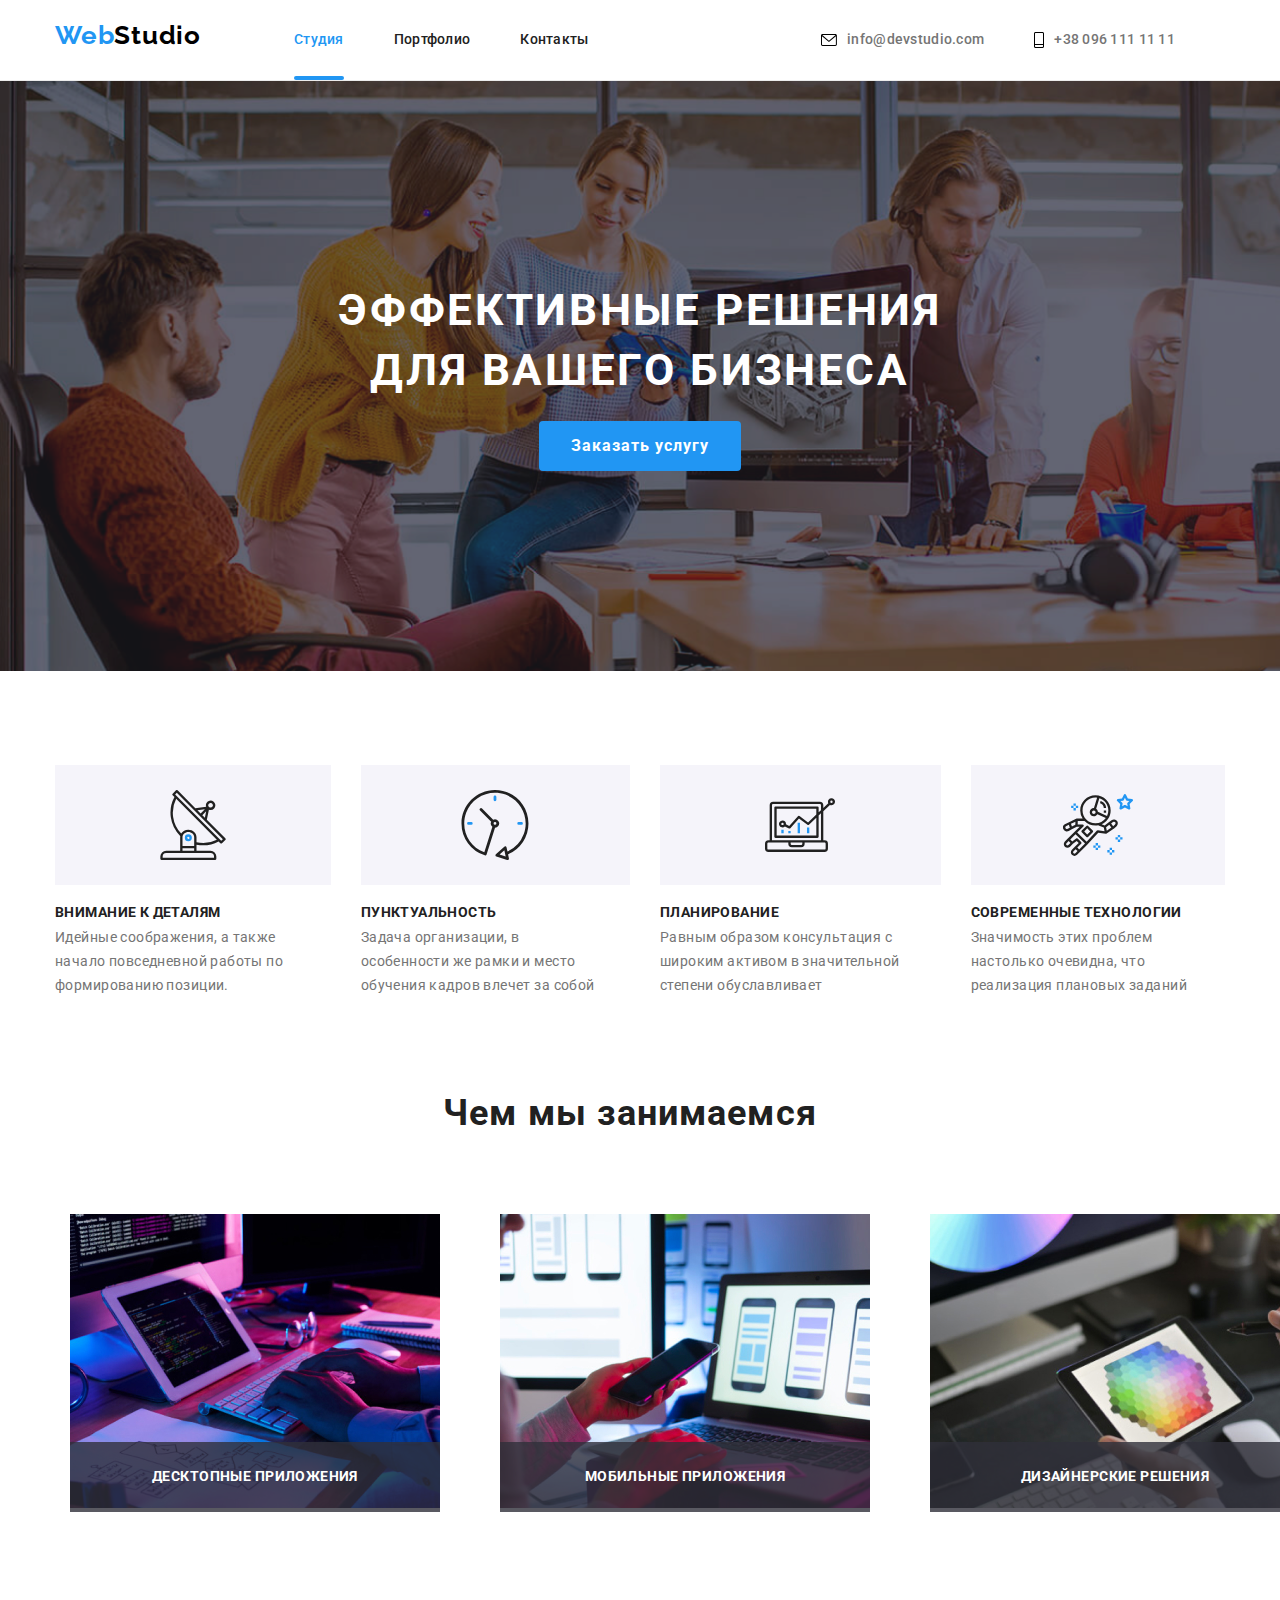
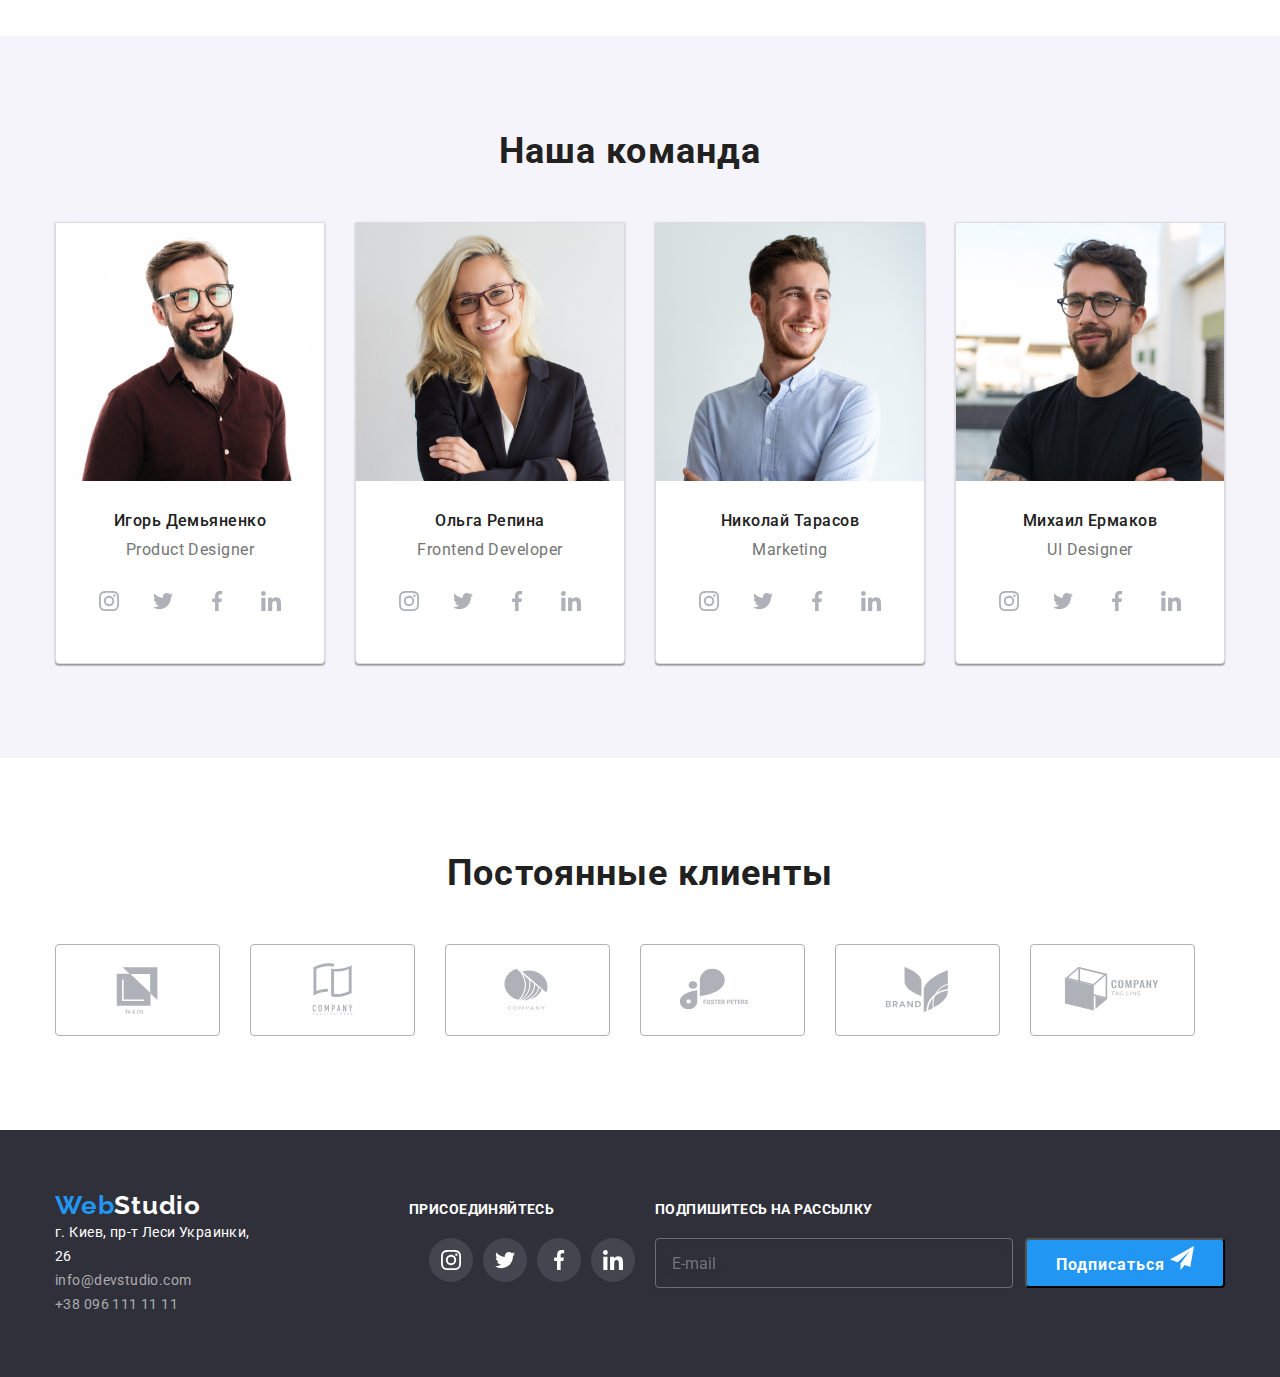
<file: index.html>
<!DOCTYPE html>
<html lang="ru">

<head>
    <meta charset="UTF-8">
    <meta http-equiv="X-UA-Compatible" content="IE=edge">
    <meta name="viewport" content="width=device-width, initial-scale=1.0">
    <title>Document</title>

    
    <link rel="preconnect" href="https://fonts.gstatic.com" crossorigin>
    <link
        href="https://fonts.googleapis.com/css2?family=Raleway:wght@700&family=Roboto:wght@400;500;700;900&display=swap"
        rel="stylesheet">
    <link rel="stylesheet" href="https://cdn.jsdelivr.net/npm/modern-normalize@1.1.0/modern-normalize.min.css" />
    <link rel="stylesheet" href="./css/styles.css">
</head>

<body>

    <!--header -->
    <header class="header-border"> 
    
        <div class="container header-container">
            <a class="title-name link" href="./index.html"> Web<span class="studio-black">Studio</span> </a>
            <nav>
                <ul class="header-options list">
    
                    <li class="header-options-text"><a class="header-options-item link current" href="./index.html"> Студия</a></li>
                    <li class="header-options-text"><a class="header-options-item link " href="./portfolio.html"> Портфолио</a></li>
                    <li class="header-options-text"><a class="header-options-item link " href=""> Контакты</a></li>
                </ul>
            </nav>
    
            <ul class="header-options list header-group">
                <li class="header-options-text" ><a class="header-options-tel link" href="mailto:info@devstudio.com"><svg class="header-icon"  width="16" height="12">
                    <use href="./images/icons2.svg#icon1-envelope"></use>
                </svg>info@devstudio.com</a></li>
                <li class="header-options-text"><a class="header-options-tel link" href="tel:+380961111111">
                    <svg class="header-icon" width="10" height="16">
                        <use href="./images/icons2.svg#icon1-Vector"></use>
                    </svg>+38 096 111 11 11</a></li>
            </ul>    
        </div>
        
    </header>

    <!-- main-->
    <main>
        
        <section class="main-bcg">
            <div class=" container">
                <h1 class="main-text">Эффективные решения для вашего бизнеса</h1>
                <button class="main-btn btn" type="button" data-modal-open>Заказать услугу</button>
        </div></section>
        

        <!-- what we do-->
        <section class="section">
            <div class=" container">
            <ul class="list header-container">
                <li class="wedo-group" >
                    <div class="wedo-pic" ><svg class="wedo-icon" width="70" height="70">
                        <use href="./images/wedo.svg#icon-antenna"></use>
                    </svg></div>
                    <h3 class="wedo-head">Внимание к деталям</h3>
                    <p class="wedo-text">Идейные соображения, а также начало повседневной работы по формированию
                        позиции.</p>
                </li>


                <li class="wedo-group">
                    <div class="wedo-pic"><svg class="wedo-icon" width="70" height="70">
                        <use href="./images/wedo.svg#icon-clock"></use>
                    </svg></div>
                    <h3 class="wedo-head">Пунктуальность</h3>
                    <p class="wedo-text">Задача организации, в особенности же рамки и место обучения кадров влечет за
                        собой</p>
                </li>


                <li class="wedo-group">
                    <div class="wedo-pic"><svg class="wedo-icon" width="70" height="70">
                        <use href="./images/wedo.svg#icon-diagram"></use>
                    </svg></div>
                    <h3 class="wedo-head">Планирование</h3>
                    <p class="wedo-text">Равным образом консультация с широким активом в значительной степени
                        обуславливает</p>
                </li>


                <li>
                    <div class="wedo-pic"><svg class="wedo-icon" width="70" height="70">
                        <use href="./images/wedo.svg#icon-astronaut"></use>
                    </svg></div>
                    <h3 class="wedo-head">Современные технологии</h3>
                    <p class="wedo-text">Значимость этих проблем настолько очевидна, что реализация плановых заданий</p>
                </li>
            </ul>
        </div>


        </section>
        <section class="wedo-pics" >
            <div class=" container">
            <h2 class="wedo">Чем мы занимаемся</h2>
            <ul class="wedo-img wedo-list list">
                <li class="wedowedo"><img class="wedo-picture" src="./images/box1.jpg" alt="компьютер-1" width="370">
                
                    <p class="wedo-overlay">десктопные приложения
                    </p></li>
                
                <li class="wedowedo" ><img class="wedo-picture" src="./images/box2.jpg" alt="компьютер-2" width="370">
                    <p class="wedo-overlay">мобильные приложения
                </p>
                </li>
                <li class="wedowedo"><img class="wedo-picture" src="./images/box3.jpg" alt="компьютер-3" width="370">
                    <p class="wedo-overlay">дизайнерские решения
                </p>
                </li>
            </ul>

            </div>
        </section>

        <!-- staff-->
        <section class=" staff-bcg">
            <div class=" container">
            <h2 class="wedo-team">Наша команда</h2>
            <ul class=" staff-list list">
                
                <li class="staff-group"><img class="staff-img" src="./images/4.jpg" alt="Игорь" width="270">
                    <div class="staff-text">
                    <h3 class="staff-name">Игорь Демьяненко</h3>
                    <p class="staff-position" lang="en">Product Designer</p>
                        
                    
                        <ul class="social-media list">
                            <li class="social-media-item">
                                <a class="social-media-link link" href="" target="_blank" rel="noopener noreferer" aria-label="instagram"><svg
                                        class="social-media-icon" width="20" height="20">
                                        <use href="./images/icons.svg#icon-instagram"></use>
                                    </svg></a>
                            </li>
                        
                            <li class="social-media-item"><a class="social-media-link link" href="" target="_blank" rel="noopener noreferer"
                                    aria-label="twitter"><svg class="social-media-icon" width="20" height="20">
                                        <use href="./images/icons.svg#icon-twitter"></use>
                                    </svg></a></li>
                        
                            <li class="social-media-item"><a class="social-media-link link" href="" target="_blank" rel="noopener noreferer"
                                    aria-label="facebook">
                                    <svg class="social-media-icon" width="20" height="20">
                                        <use href="./images/icons.svg#icon-facebook"></use>
                                    </svg></a></li>
                        
                            <li class="social-media-item"><a class="social-media-link link" href="" target="_blank" rel="noopener noreferer"
                                    aria-label="linkedin">
                                    <svg class="social-media-icon" width="20" height="20">
                                        <use href="./images/icons.svg#icon-linkedin"></use>
                                    </svg></a></li>
                        </ul>
                    
                    
                </div></li>

                <li class="staff-group"><img class="staff-img" src="./images/5.jpg" alt="Ольга" width="270">
                    <div class="staff-text">
                    <h3 class="staff-name">Ольга Репина</h3>
                    <p class="staff-position" lang="en">Frontend Developer</p>  
                    <ul class="social-media list">
                        <li class="social-media-item">
                            <a class="social-media-link link" href="" target="_blank" rel="noopener noreferer" aria-label="instagram"><svg
                                    class="social-media-icon" width="20" height="20">
                                    <use href="./images/icons.svg#icon-instagram"></use>
                                </svg></a>
                        </li>
                    
                        <li class="social-media-item"><a class="social-media-link link" href="" target="_blank" rel="noopener noreferer"
                                aria-label="twitter"><svg class="social-media-icon" width="20" height="20">
                                    <use href="./images/icons.svg#icon-twitter"></use>
                                </svg></a></li>
                    
                        <li class="social-media-item"><a class="social-media-link link" href="" target="_blank" rel="noopener noreferer"
                                aria-label="facebook">
                                <svg class="social-media-icon" width="20" height="20">
                                    <use href="./images/icons.svg#icon-facebook"></use>
                                </svg></a></li>
                    
                        <li class="social-media-item"><a class="social-media-link link" href="" target="_blank" rel="noopener noreferer"
                                aria-label="linkedin">
                                <svg class="social-media-icon" width="20" height="20">
                                    <use href="./images/icons.svg#icon-linkedin"></use>
                                </svg></a></li>
                    </ul>
                </div></li>

                <li class="staff-group"><img class="staff-img" src="./images/6.jpg" alt="Николай" width="270">
                    <div class="staff-text">
                    <h3 class="staff-name">Николай Тарасов</h3>
                    <p class="staff-position" lang="en">Marketing</p>
                    <ul class="social-media list">
                        <li class="social-media-item">
                            <a class="social-media-link link" href="" target="_blank" rel="noopener noreferer" aria-label="instagram"><svg
                                    class="social-media-icon" width="20" height="20">
                                    <use href="./images/icons.svg#icon-instagram"></use>
                                </svg></a>
                        </li>
                    
                        <li class="social-media-item"><a class="social-media-link link" href="" target="_blank" rel="noopener noreferer"
                                aria-label="twitter"><svg class="social-media-icon" width="20" height="20">
                                    <use href="./images/icons.svg#icon-twitter"></use>
                                </svg></a></li>
                    
                        <li class="social-media-item"><a class="social-media-link link" href="" target="_blank" rel="noopener noreferer"
                                aria-label="facebook">
                                <svg class="social-media-icon" width="20" height="20">
                                    <use href="./images/icons.svg#icon-facebook"></use>
                                </svg></a></li>
                    
                        <li class="social-media-item"><a class="social-media-link link" href="" target="_blank" rel="noopener noreferer"
                                aria-label="linkedin">
                                <svg class="social-media-icon" width="20" height="20">
                                    <use href="./images/icons.svg#icon-linkedin"></use>
                                </svg></a></li>
                    </ul>
                </div></li>


                <li class="staff-group"><img class="staff-img" src="./images/7.jpg" alt="Михаил" width="270">
                    <div class="staff-text">
                    <h3 class="staff-name">Михаил Ермаков</h3>
                    <p class="staff-position" lang="en">UI Designer</p>
                    <ul class="social-media list">
                        <li class="social-media-item">
                            <a class="social-media-link link" href="" target="_blank" rel="noopener noreferer" aria-label="instagram"><svg
                                    class="social-media-icon" width="20" height="20">
                                    <use href="./images/icons.svg#icon-instagram"></use>
                                </svg></a>
                        </li>
                    
                        <li class="social-media-item"><a class="social-media-link link" href="" target="_blank" rel="noopener noreferer"
                                aria-label="twitter"><svg class="social-media-icon" width="20" height="20">
                                    <use href="./images/icons.svg#icon-twitter"></use>
                                </svg></a></li>
                    
                        <li class="social-media-item"><a class="social-media-link link" href="" target="_blank" rel="noopener noreferer"
                                aria-label="facebook">
                                <svg class="social-media-icon" width="20" height="20">
                                    <use href="./images/icons.svg#icon-facebook"></use>
                                </svg></a></li>
                    
                        <li class="social-media-item"><a class="social-media-link link" href="" target="_blank" rel="noopener noreferer"
                                aria-label="linkedin">
                                <svg class="social-media-icon" width="20" height="20">
                                    <use href="./images/icons.svg#icon-linkedin"></use>
                                </svg></a></li>
                    </ul>
                </div></li>
                
            </ul>
            </div>
        </section>

        <!--clients-->

        <section class=" clients-bcg">
            <div class=" container">
                <h2 class=" clients-name">Постоянные клиенты</h2>
                
                    <ul class="clients-list list">
                        <li class="clients-item" > <a class="clients-link link" href="" target="_blank" rel="noopener noreferer" aria-label="client-1"><svg class=" clients-icon" width="106" height="60">
                        <use href="./images/icons.svg#icon-Logo1"></use></svg> </a></li>
                        <li class="clients-item"> <a class="clients-link link" href="" target="_blank" rel="noopener noreferer" aria-label="client-2"><svg class=" clients-icon" width="106" height="60">
                        <use href="./images/icons.svg#icon-Logo2"></use></svg> </a></li>
                        <li class="clients-item"><a class="clients-link link" href="" target="_blank" rel="noopener noreferer" aria-label="client-3"><svg class=" clients-icon" width="106" height="60">
                        <use href="./images/icons.svg#icon-Logo3"></use></svg> </a></li>
                        <li class="clients-item"><a class="clients-link link" href="" target="_blank" rel="noopener noreferer" aria-label="client-4"><svg class=" clients-icon" width="106" height="60">
                        <use href="./images/icons.svg#icon-Logo4"></use></svg> </a></li>
                        <li class="clients-item"><a class="clients-link link" href="" target="_blank" rel="noopener noreferer" aria-label="client-5"><svg class=" clients-icon" width="106" height="60">
                        <use href="./images/icons.svg#icon-Logo5"></use></svg> </a></li>
                        <li class="clients-item"><a class="clients-link link" href="" target="_blank" rel="noopener noreferer" aria-label="client-6"><svg class=" clients-icon" width="106" height="60">
                        <use href="./images/icons.svg#icon-Logo6"></use></svg> </a></li> 
                    </ul>
            </div>
         </section>


    </main>
    <!--footer-->
    <footer class="footer-bcg">
        <div class="footer-container">
            <div class="footer-list">
                <a class="footer-name link" href="index.html"> Web<span class="studio-white">Studio</span></a>
                
            
                <ul class="list footer-group">
                    <li class="footer-white link"><a class="footer-white link" href="https://goo.gl/maps/7HZzm9QdchbtxohQ8" target="_blank" rel="noopener nofollow noreferrer">г. Киев,
                        пр-т Леси Украинки, 26</a></li>
                    <li><a class="footer-grey link" href="mailto:info@devstudio.com">info@devstudio.com</a></li>
                    <li><a class="footer-grey link" href="tel:+380961111111">+38 096 111 11 11</a></li>
                </ul>
            </div>

            <div class="subscribe">
            <p class="subscribe-title">присоединяйтесь</p>
            <ul class="social-media list">
                <li class="social-media-item">
                    <a class="social-media-link link" href="" target="_blank" rel="noopener noreferer" aria-label="instagram">
                        <svg class="social-media-icon-footer" width="20" height="20">
                            <use href="./images/icons.svg#icon-instagram"></use>
                        </svg>
                    </a>
                </li>
                <li class="social-media-item">
                    <a class="social-media-link link" href="" target="_blank" rel="noopener noreferer" aria-label="instagram">
                        <svg class="social-media-icon-footer" width="20" height="20">
                            <use href="./images/icons.svg#icon-twitter"></use>
                        </svg>
                    </a>
                </li>
                <li class="social-media-item">
                    <a class="social-media-link link" href="" target="_blank" rel="noopener noreferer" aria-label="instagram">
                        <svg class="social-media-icon-footer" width="20" height="20">
                            <use href="./images/icons.svg#icon-facebook"></use>
                        </svg>
                    </a>
                </li>
                <li class="social-media-item">
                    <a class="social-media-link link" href="" target="_blank" rel="noopener noreferer" aria-label="instagram">
                        <svg class="social-media-icon-footer" width="20" height="20">
                            <use href="./images/icons.svg#icon-linkedin"></use>
                        </svg>
                        </a>
                        </li>
                        </ul>
                        </div>
                        
                        <div class="subscribe-distribution">
                            <h3 class="subscribe-title">Подпишитесь на рассылку</h3>
                            <form class="subscribe-form" name="subscribe-form">
                                <label class="contact-form-group"></label>
                                <input class="subscribe-input" type="email" name="email" placeholder="E-mail" required>
                                <button class="subscribe-btn" type="submit">Подписаться
                                    <svg class="subscribe-icon" width="24" height="24">
                                        <use href="./images/icons/modal.svg#icon1-send"></use>
                                    </svg></button>
                            </form>
                        </div>
        </div>
    </footer>

<div class="backdrop is-hidden" data-modal>
    <div class="modal">
        <button class="modal-close-btn" type="button" data-modal-close>
            <svg class="modal-icon" width="11" height="11">
                <use href="./images/icons.svg#icon1-cross"></use>
            </svg></button>


        <span class="modal-title">Оставьте свои данные, мы вам перезвоним</span>

        <form class="modal-form" name="client-info">
            <div class="modal-input-wrp">
                <label class="modal-form-label">
                    <span class="modal-form-dsc">Имя</span>
                    <svg class="modal-form-icon" width="18" height="18">
                        <use href="./images/icons/modal.svg#icon1-user"></use>
                    </svg>
                    <input class="modal-form-input" type="text" name="client-name" required>
                </label>
            </div>
            <div class="modal-input-wrp">
                <label class="modal-form-label">
                    <span class="modal-form-dsc">Телефон</span>
                    <svg class="modal-form-icon" width="18" height="18">
                        <use href="./images/icons/modal.svg#icon1-phone"></use>
                    </svg>
                    <input class="modal-form-input" type="tel" name="client-phone" required>
                </label>
            </div>
            <div class="modal-input-wrp">
                <label class="modal-form-label">
                    <span class="modal-form-dsc">Почта</span>
                    <svg class="modal-form-icon" width="18" height="18">
                        <use href="./images/icons/modal.svg#icon1-email"></use>
                    </svg>
                    <input class="modal-form-input" type="email" name="client-email" required>
                </label>
            </div>
            <label class="modal-form-label">
                <span class="modal-form-dsc">Комментарий</span>
                <textarea class="modal-form-input form-textarea" name="client-comment"
                    placeholder="Введите текст"></textarea>
            </label>
            <div class="modal-input-wrp">
                <label class="modal-form-checkbox">
                    <input class="form-checkbox-input visually-hidden" type="checkbox" name="client-agreement"
                        value="client-agreement" checked required>
                    <svg class="form-checkbox-icon empty" width="16" height="15">
                        <use href="./images/icons/modal2.svg#icon1-checkbox"></use>
                    </svg>
                    <svg class="form-checkbox-icon agree" width="16" height="15">
                        <use href="./images/icons/modal.svg#icon1-check"></use>
                    </svg>
                    <span class="form-checkbox-agreement">
                        Соглашаюсь с рассылкой и принимаю
                        <a class="form-checkbox-contract" href="">
                            Условия договора
                        </a>
                    </span>
                </label>
                <button class="checkbox-btn" type="submit">Отправить</button>
            </div>
        </form>




    </div>
</div>

<script src="./js/modal.js"></script>

</body>

</html>
</file>
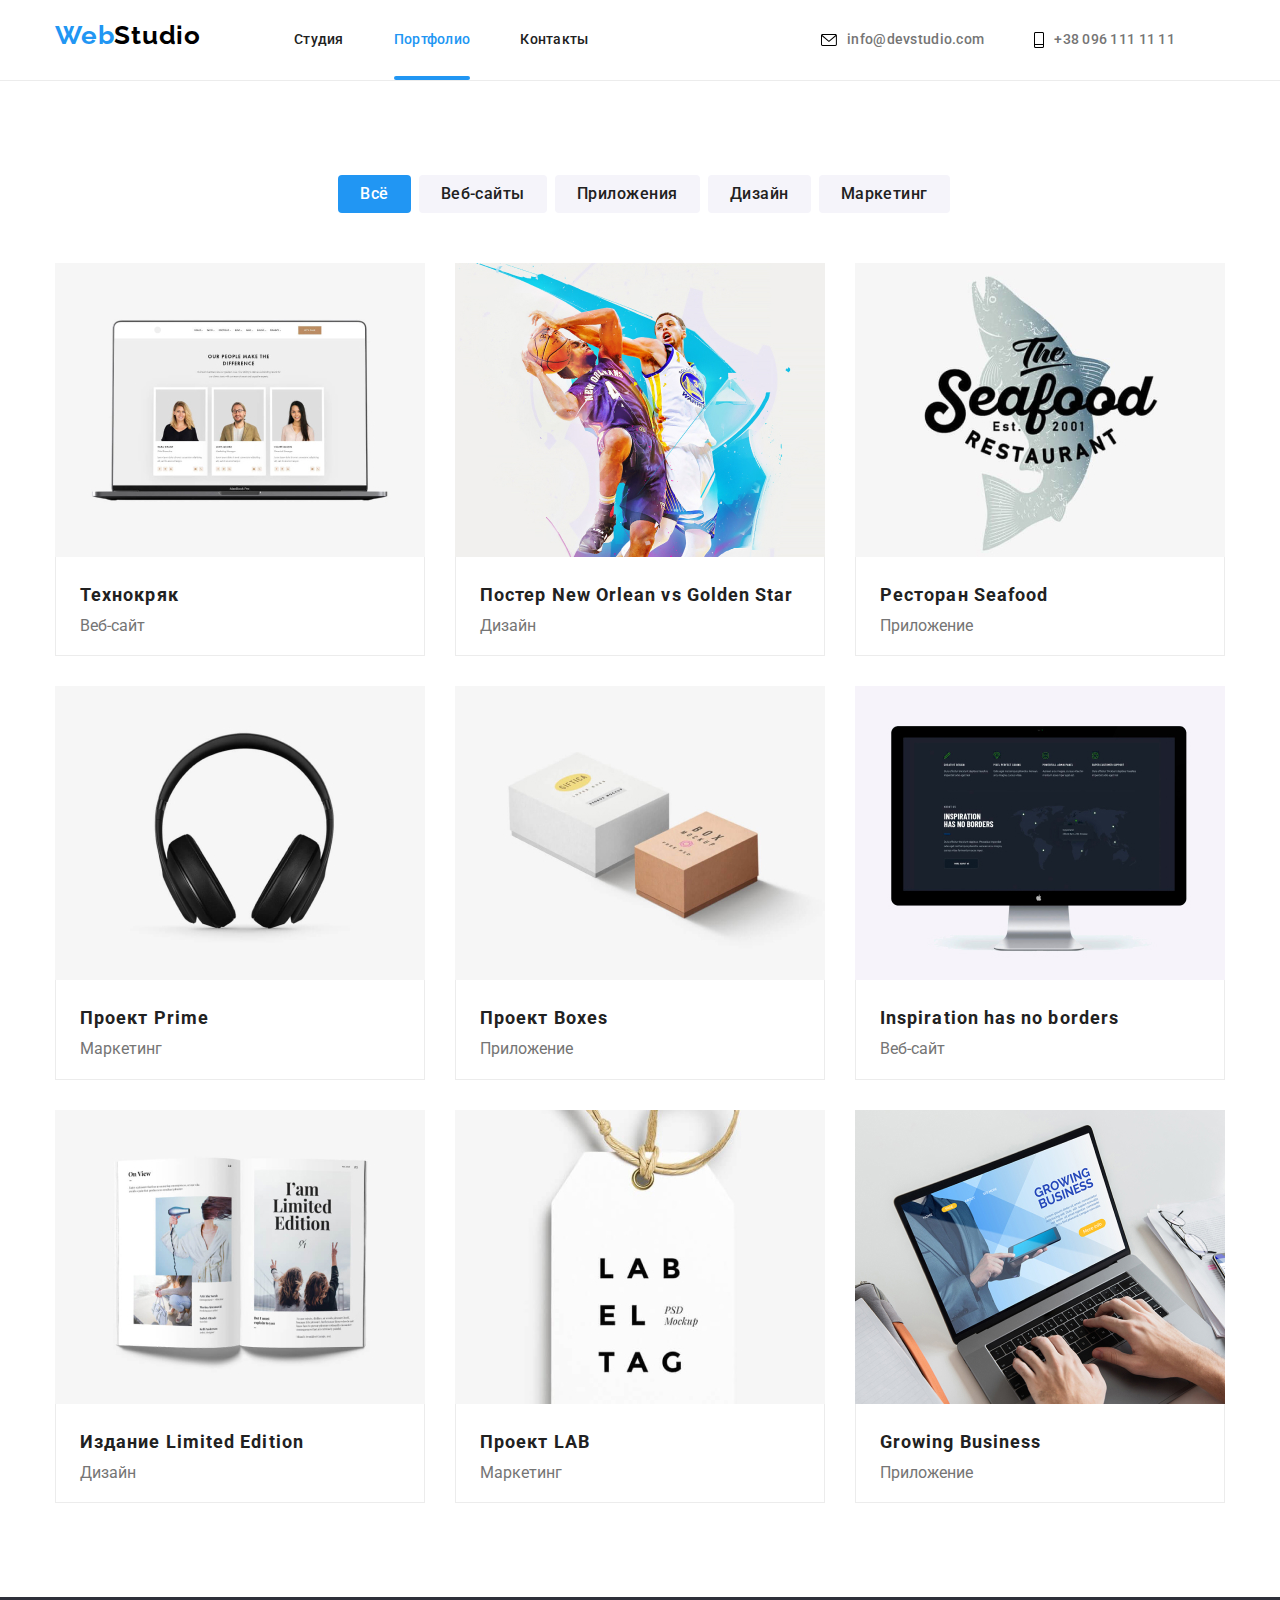
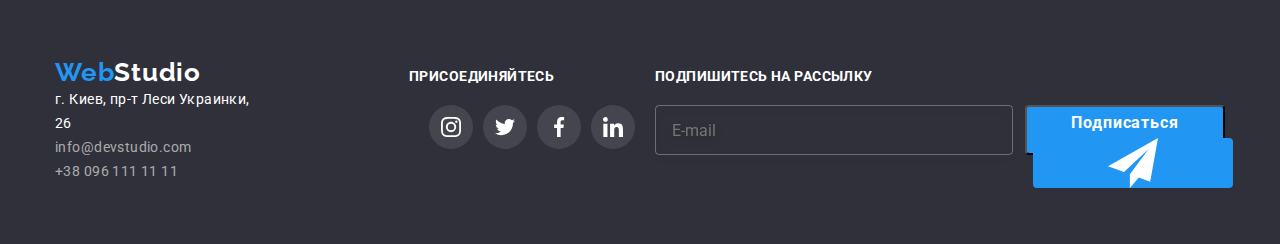
<file: portfolio.html>
<!DOCTYPE html>
<html lang="ru">

<head>
    <meta charset="UTF-8">
    <meta http-equiv="X-UA-Compatible" content="IE=edge">
    <meta name="viewport" content="width=device-width, initial-scale=1.0">
    <title>Document</title>

   
    <link rel="preconnect" href="https://fonts.gstatic.com" crossorigin>
    <link
        href="https://fonts.googleapis.com/css2?family=Raleway:wght@700&family=Roboto:wght@400;500;700;900&display=swap"
        rel="stylesheet">
    <link rel="stylesheet" href="https://cdn.jsdelivr.net/npm/modern-normalize@1.1.0/modern-normalize.min.css" />
    <link rel="stylesheet" href="./css/styles.css">
</head>



<body>
    <!--header -->
    <header class="header-border">
    
        <div class="container header-container">
            <a class="title-name link" href="./index.html"> Web<span class="studio-black">Studio</span> </a>
            <nav>
                <ul class="header-options list">
        
                    <li class="header-options-text"><a class="header-options-item link" href="./index.html"> Студия</a>
                    </li>
                    <li class="header-options-text"><a class="header-options-item link current" href="./portfolio.html"> Портфолио</a>
                    </li>
                    <li class="header-options-text"><a class="header-options-item link" href=""> Контакты</a></li>
                </ul>
            </nav>
        
            <ul class="header-options list header-group">
                <li class="header-options-text"><a class="header-options-tel link" href="mailto:info@devstudio.com"><svg
                            class="header-icon" width="16" height="12">
                            <use href="./images/icons2.svg#icon1-envelope"></use>
                        </svg>info@devstudio.com</a></li>
                <li class="header-options-text"><a class="header-options-tel link" href="tel:+380961111111">
                        <svg class="header-icon" width="10" height="16">
                            <use href="./images/icons2.svg#icon1-Vector"></use>
                        </svg>+38 096 111 11 11</a></li>
            </ul>
        </div>
        
    </header>

    <!-- main-->
    <main>
        <section class="section">
            <div class="container">  
            <ul class="work-list list">
        <li class="btn-portfolio-class"><button class="btn-portfolio current-btn" type="button">Всё</button></li>
        <li class="btn-portfolio-class"><button class="btn-portfolio" type="button">Веб-сайты</button></li>
        <li class="btn-portfolio-class"><button class="btn-portfolio" type="button">Приложения</button></li>
        <li class="btn-portfolio-class"><button class="btn-portfolio" type="button">Дизайн</button></li>
        <li class="btn-portfolio-class"><button class="btn-portfolio" type="button">Маркетинг</button></li>
        </ul>
         
            <ul class=" work-pic list">
<li class="portfolio-item projects-group" >
   <div class="portfolio-img-card" >
    <img class="projects link" src="./images/img-1.jpg" alt="Технокряк" width="270">
    <div class="portfolio-overlay" >
        <p class="portfolio-overlay-desc" >Lorem ipsum dolor sit amet consectetur adipisicing elit.e illo. Quasi, nam minus</p>
    </div>

    </div>
    <div class="projects-text"> <h3 class="projects-head">Технокряк</h3>
    <p class="project-kind">Веб-сайт</p></div>
</li>

<li class="portfolio-item projects-group">
    <div class="portfolio-img-card"><img class="projects link" src="./images/img-2.jpg" alt="Постер" width="270">
    <div class="portfolio-overlay">
        <p class="portfolio-overlay-desc">Lorem ipsum dolor sit amet consectetur adipisicing elit.e illo. Quasi, nam minus
        </p> </div>
    </div><div class="projects-text"><h3 class="projects-head">Постер New Orlean vs Golden Star</h3>
    <p class="project-kind">Дизайн</p></div>
</li>

<li class="portfolio-item projects-group">
    <div class="portfolio-img-card"><img class="projects link" src="./images/img-3.jpg" alt="Ресторан" width="270">
    <div class="portfolio-overlay">
        <p class="portfolio-overlay-desc">Lorem ipsum dolor sit amet consectetur adipisicing elit.e illo. Quasi, nam minus
        </p></div>
    </div><div class="projects-text"><h3 class="projects-head">Ресторан Seafood</h3>
    <p class="project-kind">Приложение</p></div>
</li>


<li class="portfolio-item projects-group">
    <div class="portfolio-img-card"><img class="projects link" src="./images/img-4.jpg" alt="Проект" width="270">
    <div class="portfolio-overlay">
        <p class="portfolio-overlay-desc">Lorem ipsum dolor sit amet consectetur adipisicing elit.e illo. Quasi, nam minus
        </p></div>
    </div><div class="projects-text"><h3 class="projects-head">Проект Prime</h3>
    <p class="project-kind">Маркетинг</p></div>
</li>
<li class="portfolio-item projects-group">
    <div class="portfolio-img-card"><img class="link projects" src="./images/img-5.jpg" alt="Boxes" width="270">
    <div class="portfolio-overlay">
        <p class="portfolio-overlay-desc">Lorem ipsum dolor sit amet consectetur adipisicing elit.e illo. Quasi, nam minus
        </p></div>
    </div><div class="projects-text"><h3 class="projects-head">Проект Boxes</h3>
    <p class="project-kind">Приложение</p></div>
</li>

<li class="portfolio-item projects-group">
    <div class="portfolio-img-card"><img class="projects link" src="./images/img-6.jpg" alt="Inspiration has no borders" width="270">
    <div class="portfolio-overlay">
        <p class="portfolio-overlay-desc">Lorem ipsum dolor sit amet consectetur adipisicing elit.e illo. Quasi, nam minus
        </p></div>
    </div><div class="projects-text"><h3 class="projects-head" lang="en"> Inspiration has no borders</h3>
    <p class="project-kind" >Веб-сайт</p></div>
</li>

<li class="portfolio-item projects-group">
    <div class="portfolio-img-card"><img class="projects link" src="./images/img-7.jpg" alt="Издание Limited Edition" width="270">
    <div class="portfolio-overlay">
        <p class="portfolio-overlay-desc">Lorem ipsum dolor sit amet consectetur adipisicing elit.e illo. Quasi, nam minus
        </p></div>
    </div><div class="projects-text"><h3 class="projects-head">Издание Limited Edition</h3>
    <p class="project-kind">Дизайн</p></div>
</li>
<li class="portfolio-item projects-group">
    <div class="portfolio-img-card"><img class="projects link" src="./images/img-8.jpg" alt="LAB" width="270">
    <div class="portfolio-overlay">
        <p class="portfolio-overlay-desc">Lorem ipsum dolor sit amet consectetur adipisicing elit.e illo. Quasi, nam minus
        </p></div>
    </div><div class="projects-text"><h3 class="projects-head">Проект LAB</h3>
    <p class="project-kind">Маркетинг</p></div></li>

<li class="portfolio-item projects-group">
    <div class="portfolio-img-card"><img class="projects link" src="./images/img-9.jpg" alt="Growing Business" width="270">
    <div class="portfolio-overlay">
        <p class="portfolio-overlay-desc">Lorem ipsum dolor sit amet consectetur adipisicing elit.e illo. Quasi, nam minus
        </p></div>
    </div><div class="projects-text"><h3 class="projects-head" lang="en">Growing Business</h3>
    <p class="project-kind" >Приложение</p></div>
</li>

            </ul>
            </div>
        </section>
    </main>
        <!--footer-->
        <footer class="footer-bcg">
            <div class="footer-container">
                <div class="footer-list">
                    <a class="footer-name link" href="index.html"> Web<span class="studio-white">Studio</span></a>
        
        
                    <ul class="list footer-group">
                        <li class="footer-white link"><a class="footer-white link" href="https://goo.gl/maps/7HZzm9QdchbtxohQ8"
                                target="_blank" rel="noopener nofollow noreferrer">г. Киев,
                                пр-т Леси Украинки, 26</a></li>
                        <li><a class="footer-grey link" href="mailto:info@devstudio.com">info@devstudio.com</a></li>
                        <li><a class="footer-grey link" href="tel:+380961111111">+38 096 111 11 11</a></li>
                    </ul>
                </div>
        
                <div class="subscribe">
                    <p class="subscribe-title">присоединяйтесь</p>
                    <ul class="social-media list">
                        <li class="social-media-item">
                            <a class="social-media-link link" href="" target="_blank" rel="noopener noreferer" aria-label="instagram">
                                <svg class="social-media-icon-footer" width="20" height="20">
                                    <use href="./images/icons.svg#icon-instagram"></use>
                                </svg>
                            </a>
                        </li>
                        <li class="social-media-item">
                            <a class="social-media-link link" href="" target="_blank" rel="noopener noreferer" aria-label="instagram">
                                <svg class="social-media-icon-footer" width="20" height="20">
                                    <use href="./images/icons.svg#icon-twitter"></use>
                                </svg>
                            </a>
                        </li>
                        <li class="social-media-item">
                            <a class="social-media-link link" href="" target="_blank" rel="noopener noreferer" aria-label="instagram">
                                <svg class="social-media-icon-footer" width="20" height="20">
                                    <use href="./images/icons.svg#icon-facebook"></use>
                                </svg>
                            </a>
                        </li>
                        <li class="social-media-item">
                            <a class="social-media-link link" href="" target="_blank" rel="noopener noreferer" aria-label="instagram">
                                <svg class="social-media-icon-footer" width="20" height="20">
                                    <use href="./images/icons.svg#icon-linkedin"></use>
                                </svg>
                            </a>
                        </li>
                    </ul>
                </div>

                <div class="subscribe-distribution">
                    <h3 class="subscribe-title">Подпишитесь на рассылку</h3>
                    <form class="subscribe-form" name="subscribe-form">
                        <label class="contact-form-group"></label>
                        <input class="subscribe-input" type="email" name="email" placeholder="E-mail" required>
                        <button class="subscribe-btn" type="submit">Подписаться
                            <svg class="subscribe-btn" width="24" height="24">
                                <use href="./images/icons/modal.svg#icon1-send"></use>
                            </svg></button>
                    </form>
                </div>



                </div>
        </footer>
    </body>
    
    </html>
</file>
<file: css/styles.css>
body{
    font-family: roboto, sans-serif ;
    font-style: normal;
    color: #212121;

    
    display:block;
    margin: 0;
}

*
{ box-sizing: border-box;}

h1,h2,h3,p{margin: 0;}


.link{
    text-decoration: none;
}
.list{
    list-style: none;
    margin: 0;
    padding: 0;
}
.studio-black{color: #000000;}
.studio-white{color: #FFFFFF;}

.header-list{
    display: flex;

}


.container{
width: 1200px;
padding-left: 15px;
padding-right: 15px;
margin-left: auto;
margin-right: auto;
}

.footer-container{
    width: 1200px;
    padding-left: 15px;
    padding-right: 15px;
    margin-left: auto;
    margin-right: auto;
    display: flex;
    align-items: baseline;
}

.header-container{
    display: flex;
    
}
.header-border{
    border-bottom: 1px solid #ececec;
    
}

.wedo{
   
    font-weight: 700;
    font-size: 36px;
    line-height: 1.17;
    text-align: center;
    letter-spacing: 0.03em;
    margin-bottom: 50px;
    color: #212121;
    margin-right: 20px;

    
}
.wedo-team{
    font-weight: 700;
    font-size: 36px;
    line-height: 1.17;
    text-align: center;
    letter-spacing: 0.03em;
    margin-bottom: 50px;
    color: #212121; 
    margin-right: 20px;
}

.wedo-list{
    display:flex;
    margin-right: 50px;
    margin-left: 30px;
}

.wedo-head{

font-weight: 700;
font-size: 14px;
line-height: 1.14;
letter-spacing: 0.03em;
text-transform: uppercase;
margin-top: 20px;

margin-bottom: 5px;

color: #212121;
}
.wedo-text{
    
    font-weight: 400;
    font-size: 14px;
    line-height: 1.71;
    letter-spacing: 0.03em;
    
    color: #757575;
    margin-right: 20px;
    

}

.wedo-img{
    margin-left: -15px;
    width: 355px;
   margin-right: 30px;
}


.wedo-pics{
    padding-bottom: 94px;
  
}
.wedo-pic{
 display: block ;
 max-width: 100%;
 max-height: 100%;   
}

.wedo-icon{
    display: flex;
    justify-content: center;
    align-items: center;
    background-color: #F5F4FA;

}

.wedo-pic{
    background-color: #F5F4FA;
height: 120px;
display: flex;
justify-content: center;
align-items: center;

}

.wedo-group:not(:last-child){
margin-right: 30px;
}

.wedowedo {
    margin: 30px;
    position: relative;

}

.wedo-overlay {
     position: absolute;
     display: flex;
    align-items: center;
    justify-content: center;
    height: 70px;
    width: 370px;

    bottom: 0;
    left: 0;

    font-weight: 700;
    font-size: 14px;
    line-height: 1.14;
    text-align: center;
    letter-spacing: 0.03em;
    text-transform: uppercase;
    background: rgba(47, 48, 58, 0.8);
    color: #ffffff;
}

.title-name{
Font-family: Raleway;
font-weight: 700;
font-size: 26px;
line-height: 1.19;
letter-spacing: 0.03em;
margin-bottom: 20px;
margin-top: 20px;
color: #2196F3;
margin-right: 93px;

}

.footer-name{
    font-family: raleway;
    font-weight: 700;
    font-size: 26px;
    line-height: 1.19;
    letter-spacing: 0.03em;
    margin-top: 20px;
    margin-bottom: 20px;
    color: #2196F3;
    
    margin-left: 0px;
}

.header-options{
 display: flex;
 margin-left: auto;
align-items: center;
transition: color 250ms cubic-bezier(0.4, 0, 0.2, 1) ;
}

.header-options:hover,
.header-options:focus{
    color: #2196F3;
  
}
    
.header-options-item{
 font-weight: 500;
    font-size: 14px;
    line-height: 1.14;
    letter-spacing: 0.02em;
    color: #212121;

 padding: 32px 0;
 display: block;
transition: color 250ms cubic-bezier(0.4, 0, 0.2, 1);
 }

.header-options-tel{

font-weight: 500;
font-size: 14px;
line-height: 1.14;
letter-spacing: 0.02em;
    color: #757575; 
    
    padding: 32px 0px;
display: flex;
margin-left: auto;
align-items: center;
transition: color 250ms cubic-bezier(0.4, 0, 0.2, 1), fill 250ms cubic-bezier(0.4, 0, 0.2, 1);
}
.header-options-text{
margin-right: 50px;
}

.header-icon{
    margin-right: 10px;
    
}

.header-options-item:hover,
.header-options-item:focus,
.header-options-tel:hover,
.header-options-tel:focus,
.footer-white:hover,
.footer-grey:hover,
.footer-white:focus,
.footer-grey:focus{
color:#2196F3;
fill: #2196F3;
}

.btn-portfolio:hover,
.btn-portfolio:focus
{
    background-color: #2196F3;
    color: #ffffff;
    box-shadow: 3px 3px 3px rgba(0, 0, 0, 0.12)
}


.main-text{
 
 
font-size: 44px;
line-height: 1.36;
text-align: center;
letter-spacing: 0.06em;
text-transform: uppercase;

color: #FFFFFF;
font-weight: 700px;
max-width: 700px;
 margin: 0 auto;
}
.main-btn{

    font-weight: 700;
    font-size: 16px;
    line-height: 1.88;
    
    letter-spacing: 0.06em;
     
    color: #FFFFFF;
    background-color: #2196F3;
    text-align: center;
    border-radius: 4px;
    cursor: pointer;
}

.main-btn:hover,
.main-btn:focus{
background-color: #188ceb;


}
.main-bcg {
    background-image: url(../images/Img\ Overlay.png), url(../images/Img.png) ;
    background-size: cover;
    max-width: 1600px;
    background-color: rgba(47, 48, 58, 0.4);
    text-align: center;
    padding:  200px 0;
   
    
}

.staff-list{
    display:flex;
    margin: -15px;
    
    
}

.staff-img{
    display: block;
    width: 100%;
    height: auto;
}

.staff-name{

font-weight: 500;
font-size: 16px;
line-height: 1.19;
text-align: center;
letter-spacing: 0.03em;
color: #212121;
margin-bottom: 10px;

}

.staff-position{

font-weight: 400;
font-size: 16px;
line-height: 1.19;
text-align: center;
letter-spacing: 0.03em;
margin-bottom: 20px;

color: #757575;

}
.staff-bcg{
    background-color: #F5F4FA;  
    padding: 94px 0; 
}

.staff-text{
    padding-top: 30px;
    padding-bottom: 30px;
}

.staff-group{
    border: 1px solid #DCDBE1;
    margin: 15px;
    background-color: #FFFFFF;
    border-radius:0px 0px 4px 4px;
    box-shadow: 0px 1px 3px rgba(0, 0, 0, 0.12),
    0px 1px 1px rgba(0, 0, 0, 0.14),
    0px 2px 1px rgba(0, 0, 0, 0.2);
    
}

.staff-social{
    display: flex;
    justify-content: center;
}
.social-media{
    display: flex;
   justify-content: center ;
   margin-right: 20px;
   margin-left: 20px;

    
}
.social-media-item{
    width: 44px;
    height: 44px;
transition: fill 250ms cubic-bezier(0.4, 0, 0.2, 1), background-color 250ms cubic-bezier(0.4, 0, 0.2, 1);

}

.social-media-item:hover .social-media-link,
.social-media-item:focus .social-media-link{
fill:#FFFFFF;
background-color: #2196F3;
}

.social-media-link:not(:last-child){
    fill: #AFB1B8;
    display: flex;
    width: 100%;
    height: 100%;
    border-radius: 50%;
    align-items: center;
    justify-content: center;
    margin-right: 10px;
}


.footer-social{
    fill: #fdfefe;

}

.projects {
width: 370px;
display: block;

}
.footer-white{

font-weight: 400;
font-size: 14px;
line-height: 1.71;
letter-spacing: 0.03em;
background-color: #2F303A;
text-transform: none;

color: #FFFFFF;
transition: color 250ms cubic-bezier(0.4, 0, 0.2, 1);
}
.footer-grey{

font-weight: 400;
font-size: 14px;
line-height: 1.71;
background-color: #2F303A;
letter-spacing: 0.03em;
font-style: normal;
margin-bottom: 9px;
text-transform: none;

color: rgba(255, 255, 255, 0.6);
transition: color 250ms cubic-bezier(0.4, 0, 0.2, 1);
}
    .footer-group{
        margin-right: 70px;
    }

    .footer-list{
  margin-right: 70px;
  
    }
.footer-bcg{
    background-color: #2F303A;
  padding: 60px 0;
  display: flex;
      
}
.btn{
    font-weight: 700;
    font-size: 16px;
    line-height: 1.88;
    
    letter-spacing: 0.06em;
    background-color: #2196F3;
    color: #FFFFFF;
    padding: 10px 32px;
    margin-top: 20px;
  
    border: none;
}

.btn-portfolio {
    font-family: 'Roboto';
    font-style: normal;
    font-weight: 500;
    font-size: 16px;
    line-height: 1.62;
    padding: 6px 22px;
    letter-spacing: 0.03em;
    color: #212121; 
    
    border: none;
    background-color: #F5F4FA;
    border-radius: 4px;
    transition: color 250ms cubic-bezier(0.4, 0, 0.2, 1), background-color 250ms cubic-bezier(0.4, 0, 0.2, 1);
    
   
}

.btn-portfolio-class{
   margin-left:8px; 
}

.current{
    position: relative;
color: #2196F3;
display: flex;
align-items: center
 }

.current::after {
    position: absolute;
    bottom: 0;
    left: 0;
    content: " ";
    display: inline-block;
    width: 100%;
    height: 4px;
    border-radius: 2px;
    background-color: #2196F3;}

.current-btn{
background-color: #2196F3;
color: #FFFFFF;}

.current-shadow:hover,
.current-shadow:focus
{ 
    box-shadow: 0px 1px 3px rgba(0, 0, 0, 0.12),
}


.staff{
    font-weight: 700;
    font-size: 36px;
    line-height: 1.17;
    text-align: center;
    letter-spacing: 0.03em;
    
    color: #212121;
}

.work-list{
    display:flex;
   
    margin-bottom: 50px;
   justify-content: center;
}
.work-pic{
    display:flex;
    margin: -15px;
    flex-wrap: wrap;
}



.project-kind{
    color: #757575;
  
}
.projects-group{
width: calc(100% / 3 - 30px);
margin: 15px;
transition: box-shadow 250ms cubic-bezier(0.4, 0, 0.2, 1);

}

.projects-group:hover,
.projects-group:focus{

    box-shadow: 3px 3px 3px rgba(0, 0, 0, 0.12)
}


.projects-text{
    padding: 20px 24px;
    border: 1px solid #ececec;
    border-top: none;
}

.projects-head{
    font-family: 'Roboto';
    font-style: normal;
    font-weight: 700;
    font-size: 18px;
    line-height: 36px;
  margin-bottom: 4px;
    letter-spacing: 0.06em;
    
    color: #212121;
}

.portfolio-img-card{
    position:relative;
    overflow: hidden;
}

.portfolio-item{
    position: relative;
    overflow: hidden;
}

.portfolio-overlay{ 
position: absolute;
top: 0;
left: 0;
transform: translateY(135%);
display: flex;
height: 294px;
align-items: center;
padding: 63px 24px;


transition: transform 250ms cubic-bezier(0.4, 0, 0.2, 1);

background-color: rgba(33, 150, 243, 0.9);
}

.portfolio-item:hover .portfolio-overlay{
    transform: translateY(0);
}

.portfolio-overlay-desc{
    font-family: 'Roboto';
    font-style: normal;
    font-weight: 400;
    font-size: 18px;
    line-height: 28px;
    letter-spacing: 0.03em;
    color: #FFFFFF;
}



.section{
 padding: 94px 0;
}

.clients-link{
    color: #AFB1B8;
    width: 100%;
    height: 100%;
    display: flex;
    justify-content: center;
    align-items: center;
    border: 1px solid #AFB1B8;
    border-radius: 4px;
    transition: color 250ms cubic-bezier(0.4, 0, 0.2, 1), border-color 250ms cubic-bezier(0.4, 0, 0.2, 1);

    
}
.clients-list{
display: flex;

}

.clients-item {
    
    height: 92px;
    width: calc(100% / 6 - 30px);
    margin-right: 30px;
}

.clients-icon{
display:flex;
width: 106px;
height: 60px;
fill: currentColor}

.clients-link:hover,
.clients-link:focus {
    border-color: #2196F3;
    color: #2196F3;
}

.clients-icon-list {
    display: flex;
    width: 170px;
    height: 92px;
    border: 1px solid #AFB1B8;
    margin: 20px;
    fill: #E5E5E5;}


.clients-name {
    

    font-weight: 700;
    font-size: 36px;
    line-height: 1.17;
    text-align: center;
    letter-spacing: 0.03em;
    margin-bottom: 50px;
    color: #212121; 
    }
.clients-list {
    display: flex;
    justify-content: center;}

.footer-join{
   margin-left: 70px;}
  

.clients-bcg{
padding: 94px 0;

}
.footer .container{
  
  display: flex;
}

.footer-join-item{
margin-top: 12px;
margin-bottom: 20px;

font-weight: 700;
font-size: 14px;
line-height: 1.14;
letter-spacing: 0.03em;
text-transform: uppercase;
color: #ffffff ;

}

.footer-social{
display: flex;
justify-content: center;
transition: fill 250ms cubic-bezier(0.4, 0, 0.2, 1); 
transition: background-color 250ms cubic-bezier(0.4, 0, 0.2, 1);
}


.footer-social:hover ,
.footer-social:focus  {
    fill: #FFFFFF;
    background-color: #2196F3;}


.subscribe-title{
margin-top: 12px;
margin-bottom: 20px;

font-weight: 700;
font-size: 14px;
line-height: 1.14;
letter-spacing: 0.03em;
text-transform: uppercase;
color:#fff;

}
.social-media{
display: flex;
justify-content: center;
}
.social-media-item{
width: 44px;
height: 44px;
margin-bottom: 10px;
transition: fill 250ms cubic-bezier(0.4, 0, 0.2, 1), background-color 250ms cubic-bezier(0.4, 0, 0.2, 1);}

.social-media-item:not(:last-child) { 
    margin-right: 10px;
}
.social-media-link{
display: flex;
width: 100%;
height: 100%;
border-radius: 50%;
align-items: center;
justify-content: center;
color: #ffffff;
background: rgba(255, 255, 255, 0.1);
transition: fill 250ms cubic-bezier(0.4, 0, 0.2, 1);
}


.social-media-icon{
fill: #AFB1B8;
transition: fill 250ms cubic-bezier(0.4, 0, 0.2, 1);

}


.social-media-icon-footer{
fill: #ffffff;

}

.social-media-link:focus .social-media-icon,
.social-media-link:hover .social-media-icon {
    fill: #FFFFFF;}
   
    


    .backdrop {
        position: fixed;
        top: 0;
        left: 0;
        width: 100%;
        height: 100%;
        background-color: rgba(0, 0, 0, 0.2);
        transition: opacity 250ms cubic-bezier(0.4, 0, 0.2, 1),
        visibility 250ms cubic-bezier(0.4, 0, 0.2, 1);
    }
    .backdrop.is-hidden{
        opacity: 0;
        visibility: hidden;
        pointer-events: none;

    }
    
.modal-icon{
    fill: #a3a2a2;
}

.modal-title{
    
    font-family: 'Roboto';
    font-style: normal;
    font-weight: 700;
    font-size: 20px;
    line-height: 23px;
    text-align: center;
    letter-spacing: 0.03em;
  
    
    color: #212121;
}

    .modal {
        position: absolute;
        top: 50%;
        left: 50%;
        transform: translate(-50%, -50%);
        width: 528px;
        height: 581px;
        background-color: #fff;
    box-shadow: 0px 1px 3px rgba(0, 0, 0, 0.12),
    0px 1px 1px rgba(0, 0, 0, 0.14),
    0px 2px 1px rgba(0, 0, 0, 0.2);
    border-radius: 4px;
    padding: 40px;
    
    }

        .modal-close-btn{
            position: absolute;
            top: 0;
            right: 0;
            transform: translate(-50% -50%);
            display: flex;
            align-items: center;
            justify-content: center;
            width: 30px;
            height: 30px;
            margin-top: 8px;
            margin-right: 8px;
            border-radius: 50%;
            padding: 0;
            background-color: #fff;
            cursor:pointer;
            border: 1px solid rgba(0, 0, 0, 0.1);
            
        }
.modal-icon:hover,
.modal-icon:focus{
    fill:#2196F3;
}


        .subscribe-btn{
            height: 50px;
            width: 200px;
        font-weight: 700;
        font-size: 16px;
        line-height: 1.88;
        fill:#ffffff;
        letter-spacing: 0.06em;
        
        color: #FFFFFF;
        background-color: #2196F3;
        text-align: center;
        border-radius: 4px;
        cursor: pointer;
        
        
        
        
        }
        .subscribe-btn:hover,
        .subscribe-btn:focus{ background-color: #188ceb;}

        .subscribe-form{
            display: flex;
         
        }

.subscribe-icon{
    width: 24px;
    height: 24px;
}

        .subscribe-input{
            margin-right: 12px;
            padding: 15px 16px;
            flex-grow: 2;
            background-color: transparent;
            outline: transparent;
            border: 1px solid rgba(255, 255, 255, 0.3);
            filter: drop-shadow(0px 4px 4px rgba(0, 0, 0, 0.15));
            border-radius: 4px;
           color: #ffffff;
           width: 358px;
           height: 50px;
        }
.form-checkbox-custom-checkbox {
    display: inline-flex;
    align-items: center;
    justify-content: center;
    width: 20px;
    height: 20px;
    outline: 2px solid #9da4bd;
    outline-offset: -2px;
    border-radius: 8px;

    transition: outline-color 250ms, background-color 250ms;
}
.visually-hidden {
    position: absolute;
    width: 1px;
    height: 1px;
    margin: -1px;
    border: 0;
    padding: 0;

    white-space: nowrap;
    clip-path: inset(100%);
    clip: rect(0 0 0 0);
    overflow: hidden;
}
        
        .modal-input-wrp {
            position: relative;
        }
        .modal-form-label {
            display: flex;
            flex-direction: column;
            margin-bottom: 10px;}

            .modal-form{
                margin-top: 12px;
            }

          
            
            .modal-form-dsc {
                margin-bottom: 4px;
                font-size: 12px;
                line-height: 1.17;
                letter-spacing: 0.01em;
                color: #757575;
                
            }
            
            .modal-form-input {
                padding-top: 12px;
                padding-right: 12px;
                padding-bottom: 12px;
                padding-left: 42px;
                width: 448px;
                height: 40px;
                font-size: 16px;
                line-height: 1.25;
                letter-spacing: 0.03em;
                background-color: transparent;
                outline: transparent;
                border: 1px solid rgba(33, 33, 33, 0.2);
                border-radius: 4px;
                transition: border-color 250ms cubic-bezier(0.4, 0, 0.2, 1);
            }

            .modal-input-wrp {
                position: relative;
            }

            .form-checkbox-icon.empty {
                position: absolute;
                left: 0;
                opacity: 0;
                transition: opacity var(--animation-regular);
            }
            .form-checkbox-icon.agree {
                position: absolute;
                left: 0;
                opacity: 0;
                fill: var(--third-color);
                background-color: var(--brand-color);
                border-radius: 2px;
            
                transition: opacity var(--animation-regular);
            }



            .modal-form-icon {
                position: absolute;
                top: 0;
                left: 0;
                transform: translateY(calc(58px / 2));
                margin-left: 12px;
                transition: fill 250ms cubic-bezier(0.4, 0, 0.2, 1);
            }
            
            .form-textarea::placeholder {
                font-size: 12px;
                line-height: 14px;
                letter-spacing: 0.01em;
                color: rgba(117, 117, 117, 0.5);
            }
            
            .modal-form-label:hover .modal-form-input,
            .modal-form-label:focus .modal-form-input,
            .modal-form-label:hover .modal-form-icon,
            .modal-form-label:focus .modal-form-icon {
                fill: #2196F3;
                border-color: #2196F3;
            }
            
            .form-textarea {
                padding-right: 16px;
                padding-left: 16px;
                height: 120px;
                resize: none;
            }
            
            .modal-form-checkbox {
                position: relative;
                display: flex;
                align-items: center;
                justify-content: center;
                margin-bottom: 30px;
            }
            
            .form-checkbox-icon {
                display: inline-flex;
                align-items: center;
                justify-content: center;
                color: #040404;
                border: #2F303A;
                
            }
            

            
        .form-checkbox-icon.agree {
            position: absolute;
            left: 0;
            opacity: 0;
            fill: #ffffff;
            background-color: #2196F3;
            border-radius: 2px;
        
            transition: opacity 250ms cubic-bezier(0.4, 0, 0.2, 1);
        }
            
            .form-checkbox-agreement {
                margin-left: calc(7px + 13px);
                font-size: 14px;
                line-height: 1.71;
                letter-spacing: 0.03em;
                color: #757575;
            }
            
            .form-checkbox-contract {
                color: #2196F3;
            }
            .form-checkbox-contract:hover,
            .form-checkbox-contract:focus{
                color:#2196F3;
            }

            
            .form-checkbox-input:not(:checked)+.form-checkbox-icon.empty {
                opacity: 1;
            }
            
            .form-checkbox-input:checked~.form-checkbox-icon.agree {
                opacity: 1;
            }
            
            .checkbox-btn{
                display: block;
               margin: auto;
               height: 50px;
               width: 200px;
                font-weight: 700;
                font-size: 16px;
                line-height: 1.88;
                
                letter-spacing: 0.06em;
                background-color: #2196F3;
                color: #ffffff;
                padding: 10px 32px;
                margin-top: 20px;
                border-radius: 4px;
                border: 1px solid #757575;
                transition: box-shadow 250ms cubic-bezier(0.4, 0, 0.2, 1);
               cursor: pointer;

            }

            .checkbox-btn:hover,
            .checkbox-btn:focus{
                box-shadow: 5px 5px 5px rgba(0, 0, 0, 0.12)}
</file>
